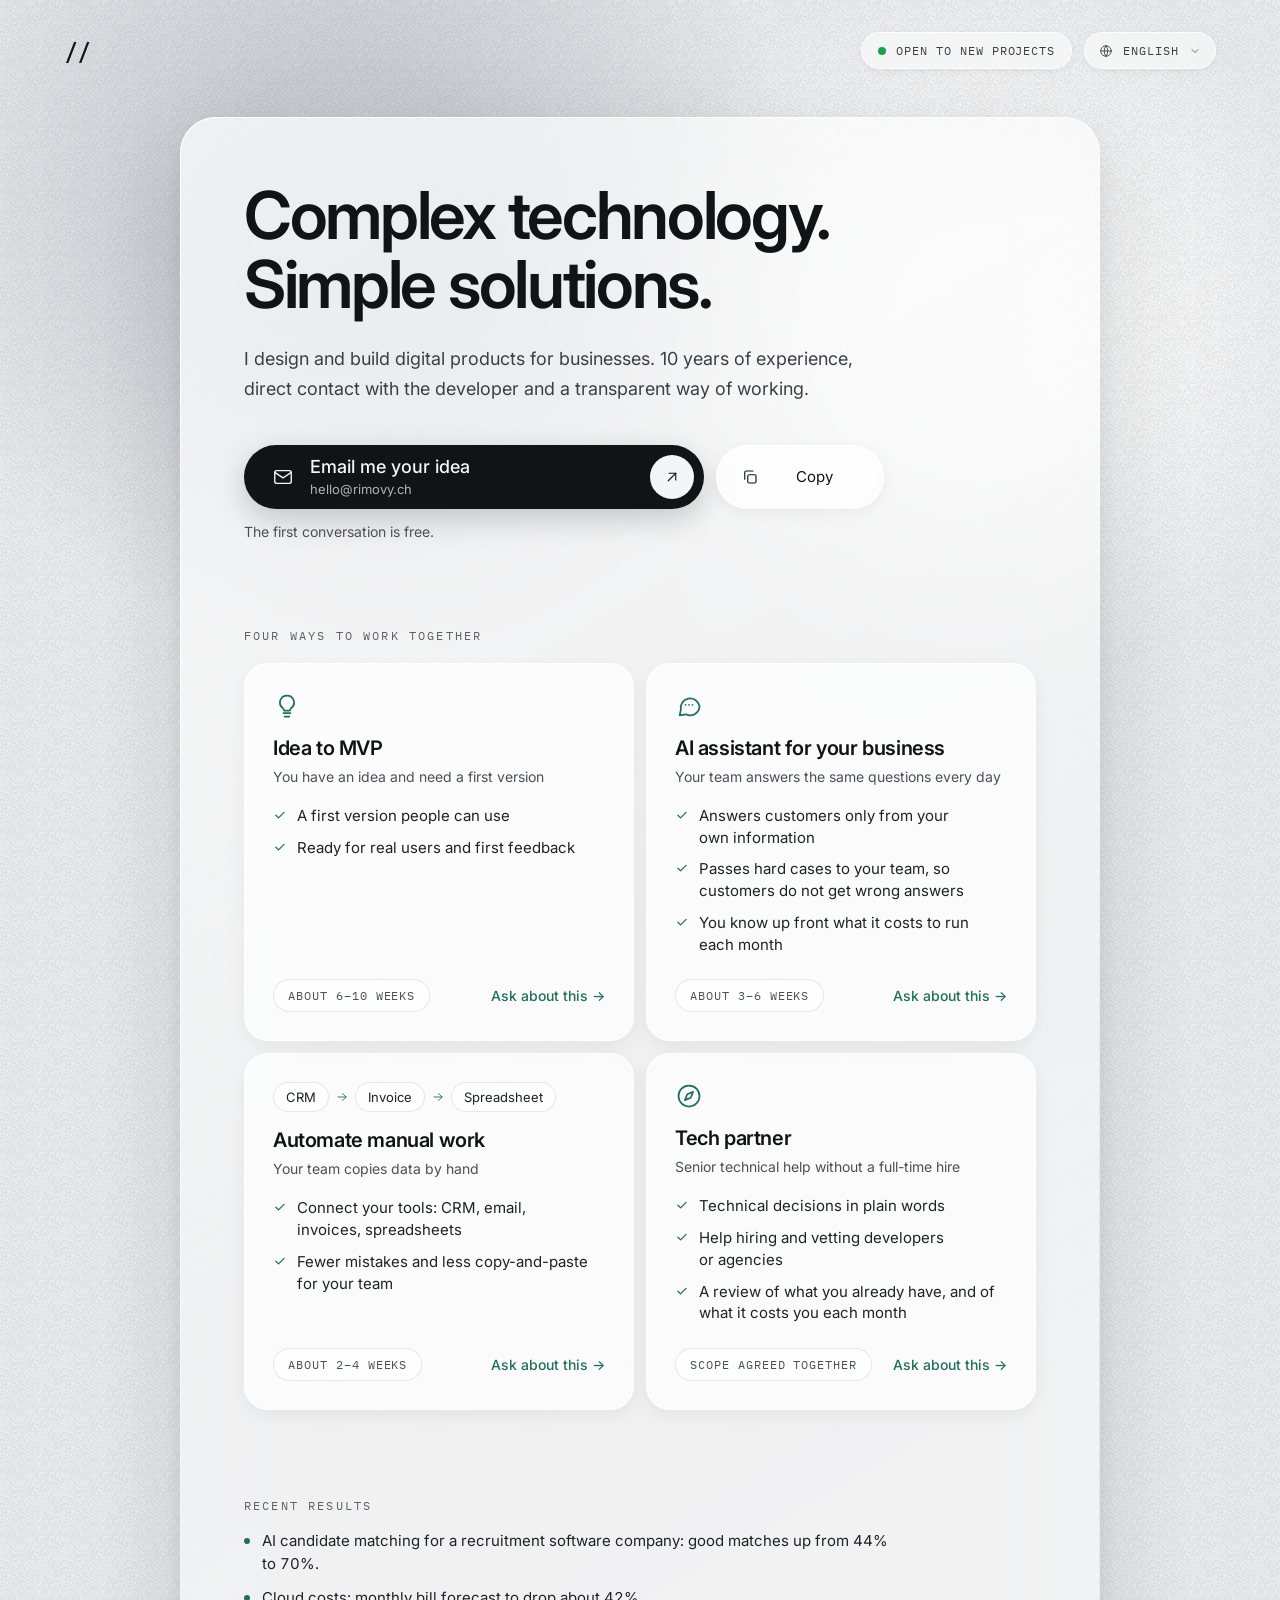
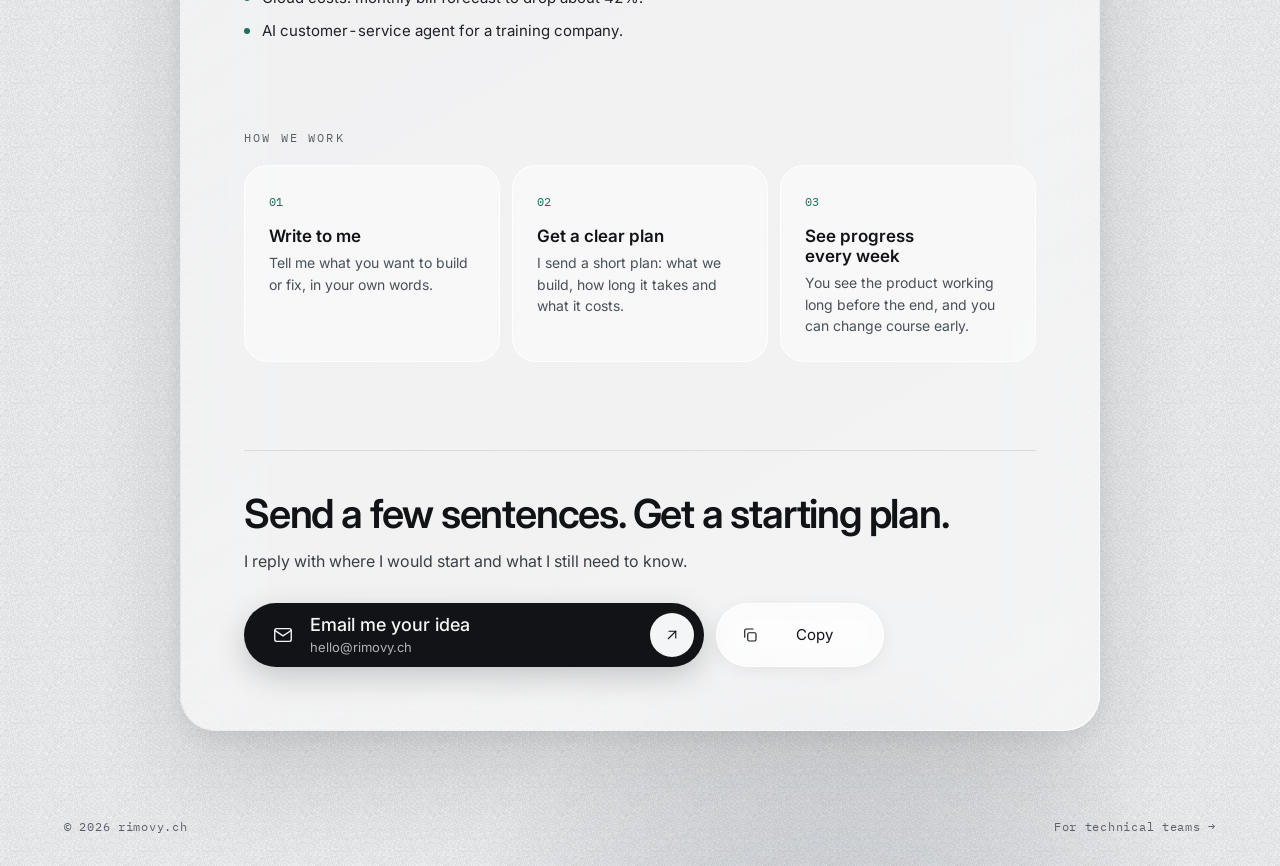
<file: index.html>
<!doctype html>
<html lang="en">
<head>
<meta charset="utf-8">
<meta name="viewport" content="width=device-width, initial-scale=1">
<script>document.documentElement.classList.add('i18n-wait');setTimeout(function(){document.documentElement.classList.remove('i18n-wait')},1500)</script>
<title>rimovy.ch | Software &amp; AI for founders and small businesses</title>
<meta name="description" content="I build software and AI tools for founders and small businesses. You get a plan with time and cost first, then working progress every week.">
<link rel="canonical" href="https://rimovy.ch/">
<meta name="color-scheme" content="light dark">
<meta name="theme-color" media="(prefers-color-scheme: light)" content="#EEEFF1">
<meta name="theme-color" media="(prefers-color-scheme: dark)" content="#08090A">
<link rel="icon" href="data:image/svg+xml,%3Csvg xmlns='http://www.w3.org/2000/svg' viewBox='0 0 32 32'%3E%3Crect width='32' height='32' rx='8' fill='%23111316'/%3E%3Ctext x='16' y='22' font-family='monospace' font-size='16' font-weight='600' fill='%23F4F5F7' text-anchor='middle'%3E//%3C/text%3E%3C/svg%3E">
<link rel="preconnect" href="https://fonts.googleapis.com">
<link rel="stylesheet" href="https://fonts.googleapis.com/css2?family=IBM+Plex+Mono:wght@300;400;500;600&amp;family=Inter:wght@400;500;600&amp;display=swap">
<link rel="stylesheet" href="/assets/site.css?v=4">
<style>
:root{--accent:#1F6F5C;--accent-soft:rgba(31,111,92,0.1);--r-panel:24px;--fs-note:12px;--fs-body:15px;--fs-h3:20px;--space-section:88px}
@media (prefers-color-scheme: dark){:root{--accent:#5FD3B0;--accent-soft:rgba(95,211,176,0.12)}}
.i18n-wait [data-i18n]{visibility:hidden}
.page{--font-body:'Inter',system-ui,-apple-system,'Segoe UI',sans-serif}
.status-dot{animation:none}
h1,h2,h3{text-wrap:balance}
p,li{text-wrap:pretty}
h1{margin-bottom:24px;font-size:clamp(38px,5.6vw,66px);font-weight:600;letter-spacing:-0.035em;line-height:1.05}
.lead{font-size:18px;max-width:620px}
.cta{flex:1 1 260px;padding:0 10px 0 28px;transition:transform .15s ease,box-shadow .15s ease}
.cta:hover{transform:translateY(-1px)}
.cta:active{transform:scale(0.98)}
.cta-label{display:flex;flex-direction:column;line-height:1.25}
.cta-addr{margin-top:2px;font-size:13px;font-weight:400;opacity:0.7}
.copy{transition:transform .15s ease}
.copy:hover{transform:translateY(-1px)}
.copy:active{transform:scale(0.97)}
.cta:focus-visible,.copy:focus-visible{outline:2px solid var(--fg);outline-offset:3px}
.copy .copy-ok{display:none;color:var(--accent)}
.copy.is-copied .copy-icon{display:none}
.copy.is-copied .copy-ok{display:inline}
.section{margin-top:var(--space-section)}
.section > .eyebrow{margin-bottom:20px}
.packages{display:grid;grid-template-columns:repeat(auto-fit,minmax(260px,1fr));gap:12px}
.package{display:flex;flex-direction:column;padding:28px;border-radius:var(--r-panel);border:1px solid var(--panel-border);background:var(--panel-bg);box-shadow:var(--panel-shadow)}
.package-icon{color:var(--accent)}
.package h3{margin:16px 0 6px;font-size:var(--fs-h3);font-weight:600;letter-spacing:-0.02em}
.package-for{margin:0 0 18px;font-size:14px;line-height:1.5;color:var(--text-sub)}
.package ul{display:grid;gap:10px;margin-bottom:24px;font-size:var(--fs-body);line-height:1.45;color:var(--text-strong)}
.package li{display:flex;gap:10px;align-items:flex-start}
.package li::before{content:"";flex:none;width:14px;height:14px;margin-top:3px;background:var(--accent);-webkit-mask:url("data:image/svg+xml,%3Csvg xmlns='http://www.w3.org/2000/svg' viewBox='0 0 24 24' fill='none' stroke='black' stroke-width='2.2' stroke-linecap='round' stroke-linejoin='round'%3E%3Cpath d='M5 12.5l4.5 4.5L19 7.5'/%3E%3C/svg%3E") center/contain no-repeat;mask:url("data:image/svg+xml,%3Csvg xmlns='http://www.w3.org/2000/svg' viewBox='0 0 24 24' fill='none' stroke='black' stroke-width='2.2' stroke-linecap='round' stroke-linejoin='round'%3E%3Cpath d='M5 12.5l4.5 4.5L19 7.5'/%3E%3C/svg%3E") center/contain no-repeat}
.package-time{margin-top:auto;align-self:flex-start;padding:8px 14px;border-radius:999px;border:1px solid var(--chip-border);background:var(--chip-bg);font-family:var(--font-mono);font-size:var(--fs-note);letter-spacing:0.08em;text-transform:uppercase;color:var(--text-sub);font-variant-numeric:tabular-nums}
.mock{display:grid;gap:6px}
.flow{display:flex;align-items:center;flex-wrap:wrap;gap:6px}
.flow span{padding:6px 12px;border-radius:999px;border:1px solid var(--chip-border);background:var(--chip-bg);font-size:13px;color:var(--text-strong)}
.flow svg{color:var(--accent)}
.steps{display:grid;grid-template-columns:repeat(3,minmax(0,1fr));gap:12px;counter-reset:step}
.steps li{counter-increment:step;padding:24px;border-radius:var(--r-panel);border:1px solid var(--tile-border);background:var(--tile-bg);box-shadow:var(--tile-shadow)}
.steps li::before{content:counter(step,decimal-leading-zero);font-family:var(--font-mono);font-size:var(--fs-note);color:var(--accent);font-variant-numeric:tabular-nums}
.step-title{margin-top:16px;font-size:17px;font-weight:600}
.step-text{margin-top:6px;font-size:14px;line-height:1.55;color:var(--text-sub)}
.final{margin-top:var(--space-section);padding-top:40px;border-top:1px solid var(--divider)}
.final h2{margin:0 0 12px;font-size:clamp(28px,4vw,40px);font-weight:600;letter-spacing:-0.03em;line-height:1.15}
.final p{margin:0 0 28px;font-size:16px;line-height:1.6;color:var(--text);max-width:560px}
.flow span,.package-time{border-color:var(--divider)}
.cta-note{margin:14px 0 0;font-size:14px;color:var(--text-sub)}
.package-foot{margin-top:auto;display:flex;align-items:center;justify-content:space-between;gap:12px;flex-wrap:wrap}
.package-foot .package-time{margin-top:0}
.package-ask{font-size:14px;font-weight:500;color:var(--accent);text-decoration:none}
.package-ask:hover{color:var(--accent);text-decoration:underline;text-underline-offset:3px}
.package-ask:focus-visible{outline:2px solid var(--fg);outline-offset:3px;border-radius:4px}
.results > .eyebrow{margin-bottom:16px}
.results-list{display:grid;gap:10px;max-width:680px}
.results-list li{display:flex;gap:12px;align-items:baseline;font-size:15px;line-height:1.55;color:var(--text-strong);font-variant-numeric:tabular-nums}
.results-list li::before{content:"";flex:none;width:6px;height:6px;border-radius:50%;background:var(--accent);transform:translateY(-2px)}
@media (max-width:720px){.steps{grid-template-columns:1fr}}
@media (prefers-reduced-motion: reduce){.cta,.copy{transition:none}.cta:hover,.copy:hover{transform:none}}
</style>
</head>
<body>
<div class="page">

  <div class="backdrop" aria-hidden="true">
    <div class="blob blob-1"></div>
    <div class="blob blob-2"></div>
    <div class="blob blob-3"></div>
  </div>

  <header>
    <a class="logo" href="#top" aria-label="Home" data-i18n-aria="home">//</a>
    <div class="header-right">
      <div class="status"><span class="status-dot"></span><span data-i18n="status">Open to new projects</span></div>
      <div class="lang">
        <button type="button" class="lang-toggle" id="lang-toggle" aria-haspopup="listbox" aria-expanded="false" aria-controls="lang-menu" aria-label="Language" data-i18n-aria="language">
          <svg aria-hidden="true" width="14" height="14" viewBox="0 0 24 24" fill="none" stroke="currentColor" stroke-width="1.5" stroke-linecap="round" stroke-linejoin="round"><circle cx="12" cy="12" r="9"></circle><path d="M3 12h18"></path><path d="M12 3a14 14 0 0 1 0 18"></path><path d="M12 3a14 14 0 0 0 0 18"></path></svg>
          <span id="lang-current">English</span>
          <svg class="lang-chevron" aria-hidden="true" width="12" height="12" viewBox="0 0 24 24" fill="none" stroke="currentColor" stroke-width="1.5" stroke-linecap="round" stroke-linejoin="round"><path d="M6 9l6 6 6-6"></path></svg>
        </button>
        <ul class="lang-menu" id="lang-menu" role="listbox" aria-label="Language" data-i18n-aria="language">
          <li role="option" id="lang-opt-en" data-lang="en" lang="en" aria-selected="false" tabindex="-1"><span>English</span><svg class="lang-check" aria-hidden="true" width="12" height="12" viewBox="0 0 24 24" fill="none" stroke="currentColor" stroke-width="1.5" stroke-linecap="round" stroke-linejoin="round"><path d="M5 12.5l4.5 4.5L19 7.5"></path></svg></li>
          <li role="option" id="lang-opt-fr" data-lang="fr" lang="fr" aria-selected="false" tabindex="-1"><span>Français</span><svg class="lang-check" aria-hidden="true" width="12" height="12" viewBox="0 0 24 24" fill="none" stroke="currentColor" stroke-width="1.5" stroke-linecap="round" stroke-linejoin="round"><path d="M5 12.5l4.5 4.5L19 7.5"></path></svg></li>
          <li role="option" id="lang-opt-uk" data-lang="uk" lang="uk" aria-selected="false" tabindex="-1"><span>Українська</span><svg class="lang-check" aria-hidden="true" width="12" height="12" viewBox="0 0 24 24" fill="none" stroke="currentColor" stroke-width="1.5" stroke-linecap="round" stroke-linejoin="round"><path d="M5 12.5l4.5 4.5L19 7.5"></path></svg></li>
          <li role="option" id="lang-opt-ru" data-lang="ru" lang="ru" aria-selected="false" tabindex="-1"><span>Русский</span><svg class="lang-check" aria-hidden="true" width="12" height="12" viewBox="0 0 24 24" fill="none" stroke="currentColor" stroke-width="1.5" stroke-linecap="round" stroke-linejoin="round"><path d="M5 12.5l4.5 4.5L19 7.5"></path></svg></li>
        </ul>
      </div>
    </div>
  </header>

  <main id="top">
    <div class="card">
      <div class="card-edge" aria-hidden="true"></div>
      <div class="card-sheen" aria-hidden="true"></div>

      <div class="card-body">
        <h1 data-i18n="h1">Complex technology. Simple solutions.</h1>
        <p class="lead" data-i18n="lead">I design and build digital products for businesses. 10 years of experience, direct contact with the developer and a transparent way of working.</p>

        <div class="actions">
          <a class="cta" href="mailto:hello@rimovy.ch?subject=Project%20idea" data-i18n-href="cta_subject" data-i18n-body="cta_body">
            <svg aria-hidden="true" width="22" height="22" viewBox="0 0 24 24" fill="none" stroke="currentColor" stroke-width="1.5" stroke-linecap="round" stroke-linejoin="round"><rect x="3" y="5" width="18" height="14" rx="2"></rect><path d="M3 7l9 6 9-6"></path></svg>
            <span class="cta-label"><span data-i18n="cta">Email me your idea</span><small class="cta-addr">hello@rimovy.ch</small></span>
            <span class="cta-arrow">
              <svg aria-hidden="true" width="18" height="18" viewBox="0 0 24 24" fill="none" stroke="currentColor" stroke-width="1.5" stroke-linecap="round" stroke-linejoin="round"><path d="M7 17L17 7"></path><path d="M8 7h9v9"></path></svg>
            </span>
          </a>
          <button class="copy" type="button" aria-live="polite">
            <svg class="copy-icon" aria-hidden="true" width="18" height="18" viewBox="0 0 24 24" fill="none" stroke="currentColor" stroke-width="1.5" stroke-linecap="round" stroke-linejoin="round"><rect x="9" y="9" width="11" height="11" rx="2"></rect><path d="M5 15V6a2 2 0 0 1 2-2h9"></path></svg>
            <svg class="copy-ok" aria-hidden="true" width="18" height="18" viewBox="0 0 24 24" fill="none" stroke="currentColor" stroke-width="1.5" stroke-linecap="round" stroke-linejoin="round"><path d="M5 12.5l4.5 4.5L19 7.5"></path></svg>
            <span class="copy-label">Copy</span>
          </button>
        </div>
        <p class="cta-note" data-i18n="cta_note">The first conversation is free.</p>

        <section class="section" aria-labelledby="pk-h">
          <h2 class="eyebrow" id="pk-h" data-i18n="pk_label">Four ways to work together</h2>
          <div class="packages">
            <article class="package">
              <svg class="package-icon" aria-hidden="true" width="28" height="28" viewBox="0 0 24 24" fill="none" stroke="currentColor" stroke-width="1.5" stroke-linecap="round" stroke-linejoin="round"><path d="M9 18h6"></path><path d="M10 21h4"></path><path d="M12 3a6 6 0 0 0-3.6 10.8c.6.5 1 1.2 1.1 2.2h5c.1-1 .5-1.7 1.1-2.2A6 6 0 0 0 12 3z"></path></svg>
              <h3 data-i18n="pk1_t">Idea to MVP</h3>
              <p class="package-for" data-i18n="pk1_for">You have an idea and need a first version</p>
              <ul>
                <li data-i18n="pk1_b1">A first version people can use</li>
                <li data-i18n="pk1_b2">Ready for real users and first feedback</li>
              </ul>
              <div class="package-foot">
                <span class="package-time" data-i18n="pk1_time">About 6–10 weeks</span>
                <a class="package-ask" href="mailto:hello@rimovy.ch" data-i18n-href="pk1_t" data-i18n-body="cta_body" data-i18n="pk_ask">Ask about this →</a>
              </div>
            </article>
            <article class="package">
              <svg class="package-icon" aria-hidden="true" width="28" height="28" viewBox="0 0 24 24" fill="none" stroke="currentColor" stroke-width="1.5" stroke-linecap="round" stroke-linejoin="round"><path d="M21 12a8 8 0 0 1-11.6 7.1L4 20l1-4.6A8 8 0 1 1 21 12z"></path><path d="M9 11h.01"></path><path d="M12 11h.01"></path><path d="M15 11h.01"></path></svg>
              <h3 data-i18n="pk2_t">AI assistant for your business</h3>
              <p class="package-for" data-i18n="pk2_for">Your team answers the same questions every day</p>
              <ul>
                <li data-i18n="pk2_b1">Answers customers only from your own information</li>
                <li data-i18n="pk2_b2">Passes hard cases to your team, so customers do not get wrong answers</li>
                <li data-i18n="pk2_b3">You know up front what it costs to run each month</li>
              </ul>
              <div class="package-foot">
                <span class="package-time" data-i18n="pk2_time">About 3–6 weeks</span>
                <a class="package-ask" href="mailto:hello@rimovy.ch" data-i18n-href="pk2_t" data-i18n-body="cta_body" data-i18n="pk_ask">Ask about this →</a>
              </div>
            </article>
            <article class="package">
              <div class="mock flow" aria-hidden="true">
                <span data-i18n="mock3_a">CRM</span>
                <svg width="14" height="14" viewBox="0 0 24 24" fill="none" stroke="currentColor" stroke-width="1.5" stroke-linecap="round" stroke-linejoin="round"><path d="M5 12h14"></path><path d="M13 6l6 6-6 6"></path></svg>
                <span data-i18n="mock3_b">Invoice</span>
                <svg width="14" height="14" viewBox="0 0 24 24" fill="none" stroke="currentColor" stroke-width="1.5" stroke-linecap="round" stroke-linejoin="round"><path d="M5 12h14"></path><path d="M13 6l6 6-6 6"></path></svg>
                <span data-i18n="mock3_c">Spreadsheet</span>
              </div>
              <h3 data-i18n="pk3_t">Automate manual work</h3>
              <p class="package-for" data-i18n="pk3_for">Your team copies data by hand</p>
              <ul>
                <li data-i18n="pk3_b1">Connect your tools: CRM, email, invoices, spreadsheets</li>
                <li data-i18n="pk3_b2">Fewer mistakes and less copy-and-paste for your team</li>
              </ul>
              <div class="package-foot">
                <span class="package-time" data-i18n="pk3_time">About 2–4 weeks</span>
                <a class="package-ask" href="mailto:hello@rimovy.ch" data-i18n-href="pk3_t" data-i18n-body="cta_body" data-i18n="pk_ask">Ask about this →</a>
              </div>
            </article>
            <article class="package">
              <svg class="package-icon" aria-hidden="true" width="28" height="28" viewBox="0 0 24 24" fill="none" stroke="currentColor" stroke-width="1.5" stroke-linecap="round" stroke-linejoin="round"><circle cx="12" cy="12" r="9"></circle><path d="M15.5 8.5l-2 5-5 2 2-5z"></path></svg>
              <h3 data-i18n="pk4_t">Tech partner</h3>
              <p class="package-for" data-i18n="pk4_for">Senior technical help without a full-time hire</p>
              <ul>
                <li data-i18n="pk4_b1">Technical decisions in plain words</li>
                <li data-i18n="pk4_b2">Help hiring and vetting developers or agencies</li>
                <li data-i18n="pk4_b3">A review of what you already have, and of what it costs you each month</li>
              </ul>
              <div class="package-foot">
                <span class="package-time" data-i18n="pk4_time">Scope agreed together</span>
                <a class="package-ask" href="mailto:hello@rimovy.ch" data-i18n-href="pk4_t" data-i18n-body="cta_body" data-i18n="pk_ask">Ask about this →</a>
              </div>
            </article>
          </div>
        </section>

        <section class="section results" aria-labelledby="res-h">
          <h2 class="eyebrow" id="res-h" data-i18n="res_label">Recent results</h2>
          <ul class="results-list">
            <li data-i18n="r1_text">AI candidate matching for a recruitment software company: good matches up from 44% to 70%.</li>
            <li data-i18n="r2_text">Cloud costs: monthly bill forecast to drop about 42%.</li>
            <li data-i18n="r3_text">AI customer-service agent for a training company.</li>
          </ul>
        </section>

        <section class="section" aria-labelledby="st-h">
          <h2 class="eyebrow" id="st-h" data-i18n="steps_label">How we work</h2>
          <ol class="steps">
            <li><div class="step-title" data-i18n="st1_t">Write to me</div><div class="step-text" data-i18n="st1_d">Tell me what you want to build or fix, in your own words.</div></li>
            <li><div class="step-title" data-i18n="st2_t">Get a clear plan</div><div class="step-text" data-i18n="st2_d">I send a short plan: what we build, how long it takes and what it costs.</div></li>
            <li><div class="step-title" data-i18n="st3_t">See progress every week</div><div class="step-text" data-i18n="st3_d">You see the product working long before the end, and you can change course early.</div></li>
          </ol>
        </section>

        <section class="final" aria-labelledby="final-h">
          <h2 id="final-h" data-i18n="final_h">Send a few sentences. Get a starting plan.</h2>
          <p data-i18n="final_d">I reply with where I would start and what I still need to know.</p>
          <div class="actions">
            <a class="cta" href="mailto:hello@rimovy.ch?subject=Project%20idea" data-i18n-href="cta_subject" data-i18n-body="cta_body">
              <svg aria-hidden="true" width="22" height="22" viewBox="0 0 24 24" fill="none" stroke="currentColor" stroke-width="1.5" stroke-linecap="round" stroke-linejoin="round"><rect x="3" y="5" width="18" height="14" rx="2"></rect><path d="M3 7l9 6 9-6"></path></svg>
              <span class="cta-label"><span data-i18n="cta">Email me your idea</span><small class="cta-addr">hello@rimovy.ch</small></span>
              <span class="cta-arrow">
                <svg aria-hidden="true" width="18" height="18" viewBox="0 0 24 24" fill="none" stroke="currentColor" stroke-width="1.5" stroke-linecap="round" stroke-linejoin="round"><path d="M7 17L17 7"></path><path d="M8 7h9v9"></path></svg>
              </span>
            </a>
            <button class="copy" type="button" aria-live="polite">
              <svg class="copy-icon" aria-hidden="true" width="18" height="18" viewBox="0 0 24 24" fill="none" stroke="currentColor" stroke-width="1.5" stroke-linecap="round" stroke-linejoin="round"><rect x="9" y="9" width="11" height="11" rx="2"></rect><path d="M5 15V6a2 2 0 0 1 2-2h9"></path></svg>
              <svg class="copy-ok" aria-hidden="true" width="18" height="18" viewBox="0 0 24 24" fill="none" stroke="currentColor" stroke-width="1.5" stroke-linecap="round" stroke-linejoin="round"><path d="M5 12.5l4.5 4.5L19 7.5"></path></svg>
              <span class="copy-label">Copy</span>
            </button>
          </div>
        </section>
      </div>
    </div>
  </main>

  <footer>
    <span>© 2026 rimovy.ch</span>
    <a href="/tech/" data-keep-lang="/tech/" data-i18n="nav_other">For technical teams →</a>
  </footer>
</div>
<script>
window.I18N = {
  en: {
    title: 'rimovy.ch | Software & AI for founders and small businesses',
    desc: 'I build software and AI tools for founders and small businesses. You get a plan with time and cost first, then working progress every week.',
    home: 'Home', language: 'Language', nav_other: 'For technical teams →',
    status: 'Open to new projects',
    h1: 'Complex technology. Simple solutions.',
    lead: 'I design and build digital products for businesses. 10 years of experience, direct contact with the developer and a transparent way of working.',
    cta: 'Email me your idea', cta_subject: 'Project idea',
    copy: 'Copy', copied: 'Copied', copy_fail: 'Not copied',
    pk_label: 'Four ways to work together',
    pk1_t: 'Idea to MVP', pk1_for: 'You have an idea and need a first version',
    pk1_b1: 'A first version people can use', pk1_b2: 'Ready for real users and first feedback', pk1_time: 'About 6–10 weeks',
    pk2_t: 'AI assistant for your business', pk2_for: 'Your team answers the same questions every day',
    pk2_b1: 'Answers customers only from your own information', pk2_b2: 'Passes hard cases to your team, so customers do not get wrong answers', pk2_b3: 'You know up front what it costs to run each month', pk2_time: 'About 3–6 weeks',
    pk3_t: 'Automate manual work', pk3_for: 'Your team copies data by hand',
    mock3_a: 'CRM', mock3_b: 'Invoice', mock3_c: 'Spreadsheet',
    pk3_b1: 'Connect your tools: CRM, email, invoices, spreadsheets', pk3_b2: 'Fewer mistakes and less copy-and-paste for your team', pk3_time: 'About 2–4 weeks',
    pk4_t: 'Tech partner', pk4_for: 'Senior technical help without a full-time hire',
    pk4_b1: 'Technical decisions in plain words', pk4_b2: 'Help hiring and vetting developers or agencies', pk4_b3: 'A review of what you already have, and of what it costs you each month', pk4_time: 'Scope agreed together',
    steps_label: 'How we work',
    st1_t: 'Write to me', st1_d: 'Tell me what you want to build or fix, in your own words.',
    st2_t: 'Get a clear plan', st2_d: 'I send a short plan: what we build, how long it takes and what it costs.',
    st3_t: 'See progress every week', st3_d: 'You see the product working long before the end, and you can change course early.',
    final_h: 'Send a few sentences. Get a starting plan.',
    final_d: 'I reply with where I would start and what I still need to know.',
    cta_note: 'The first conversation is free.',
    cta_body: 'What I want to build or fix:\n\nWho will use it:\n\nWhen I need it:\n',
    pk_ask: 'Ask about this →',
    res_label: 'Recent results',
    r1_text: 'AI candidate matching for a recruitment software company: good matches up from 44% to 70%.',
    r2_text: 'Cloud costs: monthly bill forecast to drop about 42%.',
    r3_text: 'AI customer-service agent for a training company.'
  },
  fr: {
    title: 'rimovy.ch | Logiciels et IA pour fondateurs et petites entreprises',
    desc: 'Je développe des logiciels et des outils d’IA pour les fondateurs et les petites entreprises. D’abord un plan avec délai et prix, puis des avancées visibles chaque semaine.',
    home: 'Accueil', language: 'Langue', nav_other: 'Pour les équipes techniques →',
    status: 'Disponible pour de nouveaux projets',
    h1: 'Des technologies complexes. Des solutions simples.',
    lead: 'Je conçois et développe des produits numériques pour les entreprises. 10 ans d’expérience, un échange direct avec le développeur et une méthode de travail transparente.',
    cta: 'Envoyez-moi votre idée', cta_subject: 'Idée de projet',
    copy: 'Copier', copied: 'Copié', copy_fail: 'Échec de la copie',
    pk_label: 'Quatre façons de travailler ensemble',
    pk1_t: 'De l’idée au MVP', pk1_for: 'Vous avez une idée et il vous faut une première version',
    pk1_b1: 'Une première version vraiment utilisable', pk1_b2: 'Prête pour de vrais utilisateurs et leurs premiers retours', pk1_time: 'Environ 6 à 10 semaines',
    pk2_t: 'Un assistant IA pour votre entreprise', pk2_for: 'Votre équipe répond tous les jours aux mêmes questions',
    pk2_b1: 'Répond à vos clients uniquement à partir de vos propres informations', pk2_b2: 'Transmet les cas difficiles à votre équipe, pour éviter les mauvaises réponses aux clients', pk2_b3: 'Vous connaissez à l’avance son coût mensuel', pk2_time: 'Environ 3 à 6 semaines',
    pk3_t: 'Automatiser le travail manuel', pk3_for: 'Votre équipe recopie des données à la main',
    mock3_a: 'CRM', mock3_b: 'Facture', mock3_c: 'Tableur',
    pk3_b1: 'Vos outils connectés : CRM, e-mail, factures, tableurs', pk3_b2: 'Moins d’erreurs et moins de copier-coller pour votre équipe', pk3_time: 'Environ 2 à 4 semaines',
    pk4_t: 'Partenaire technique', pk4_for: 'Un appui technique senior, sans recrutement à temps plein',
    pk4_b1: 'Des décisions techniques expliquées simplement', pk4_b2: 'De l’aide pour recruter et évaluer des développeurs ou des agences', pk4_b3: 'Un audit de l’existant et de ce qu’il vous coûte chaque mois', pk4_time: 'Périmètre défini ensemble',
    steps_label: 'Comment nous travaillons',
    st1_t: 'Écrivez-moi', st1_d: 'Dites-moi ce que vous voulez créer ou corriger, avec vos propres mots.',
    st2_t: 'Recevez un plan clair', st2_d: 'Je vous envoie un plan court : ce que nous allons faire, le délai et le prix.',
    st3_t: 'Suivez l’avancement chaque semaine', st3_d: 'Vous voyez le produit fonctionner bien avant la fin, et vous pouvez corriger le tir à temps.',
    final_h: 'Quelques phrases suffisent pour un premier plan.',
    final_d: 'Je vous dis par où je commencerais et ce qu’il me reste à savoir.',
    cta_note: 'Le premier échange est gratuit.',
    cta_body: 'Ce que je veux créer ou corriger :\n\nQui va l’utiliser :\n\nPour quand :\n',
    pk_ask: 'En parler →',
    res_label: 'Résultats récents',
    r1_text: 'Matching IA de candidats pour un éditeur de logiciels de recrutement : profils pertinents passés de 44 % à 70 %.',
    r2_text: 'Coûts cloud : facture mensuelle en baisse d’environ 42 % selon les prévisions.',
    r3_text: 'Agent IA de service client pour un organisme de formation.'
  },
  uk: {
    title: 'rimovy.ch | Програмні продукти та AI для засновників і малого бізнесу',
    desc: 'Створюю програмне забезпечення та AI-інструменти для засновників і малого бізнесу. Спершу план із термінами й ціною, потім видимий прогрес щотижня.',
    home: 'Головна', language: 'Мова', nav_other: 'Для технічних команд →',
    status: 'Приймаю нові проєкти',
    h1: 'Складні технології. Прості рішення.',
    lead: 'Проєктую та розробляю цифрові продукти для бізнесу. 10 років досвіду, пряме спілкування з розробником і прозорий процес роботи.',
    cta: 'Надішліть мені свою ідею', cta_subject: 'Ідея проєкту',
    copy: 'Копіювати', copied: 'Скопійовано', copy_fail: 'Не скопійовано',
    pk_label: 'Чотири формати співпраці',
    pk1_t: 'Від ідеї до MVP', pk1_for: 'У вас є ідея, і потрібна перша версія',
    pk1_b1: 'Перша версія, якою вже можна користуватися', pk1_b2: 'Готова до реальних користувачів і перших відгуків', pk1_time: 'Приблизно 6–10 тижнів',
    pk2_t: 'AI-асистент для вашого бізнесу', pk2_for: 'Ваша команда щодня відповідає на ті самі запитання',
    pk2_b1: 'Відповідає клієнтам лише на основі ваших даних', pk2_b2: 'Передає складні випадки вашій команді, щоб клієнти не отримували хибних відповідей', pk2_b3: 'Ви заздалегідь знаєте, скільки коштуватиме його робота щомісяця', pk2_time: 'Приблизно 3–6 тижнів',
    pk3_t: 'Автоматизація ручної роботи', pk3_for: 'Ваша команда переносить дані вручну',
    mock3_a: 'CRM', mock3_b: 'Рахунок', mock3_c: 'Таблиця',
    pk3_b1: 'З’єднаю ваші інструменти: CRM, пошту, рахунки, таблиці', pk3_b2: 'Менше помилок і менше ручного копіювання для команди', pk3_time: 'Приблизно 2–4 тижні',
    pk4_t: 'Технічний партнер', pk4_for: 'Допомога досвідченого інженера без найму в штат',
    pk4_b1: 'Технічні рішення простими словами', pk4_b2: 'Допомога з наймом і перевіркою розробників чи агенцій', pk4_b3: 'Аудит того, що вже є, і скільки це коштує вам щомісяця', pk4_time: 'Обсяг узгоджуємо разом',
    steps_label: 'Як ми працюємо',
    st1_t: 'Напишіть мені', st1_d: 'Розкажіть своїми словами, що хочете створити чи виправити.',
    st2_t: 'Отримайте чіткий план', st2_d: 'Я надішлю короткий план: що робимо, скільки часу це триватиме і скільки коштуватиме.',
    st3_t: 'Стежте за прогресом щотижня', st3_d: 'Ви бачите продукт у роботі задовго до завершення і можете вчасно змінити курс.',
    final_h: 'Напишіть кілька речень і отримайте перший план.',
    final_d: 'Я відповім, з чого варто почати і що ще треба уточнити.',
    cta_note: 'Перша розмова безкоштовна.',
    cta_body: 'Що потрібно створити чи виправити:\n\nХто буде цим користуватися:\n\nКоли потрібно:\n',
    pk_ask: 'Обговорити →',
    res_label: 'Останні результати',
    r1_text: 'AI-підбір кандидатів для компанії, що робить софт для рекрутингу: частка відповідних кандидатів зросла з 44% до 70%.',
    r2_text: 'Витрати на хмару: за прогнозом, щомісячний рахунок зменшиться приблизно на 42%.',
    r3_text: 'AI-агент служби підтримки для навчальної компанії.'
  },
  ru: {
    title: 'rimovy.ch | Программные продукты и AI для основателей и малого бизнеса',
    desc: 'Создаю программное обеспечение и AI-инструменты для основателей и малого бизнеса. Сначала план со сроками и ценой, потом видимый прогресс каждую неделю.',
    home: 'Главная', language: 'Язык', nav_other: 'Для технических команд →',
    status: 'Принимаю новые проекты',
    h1: 'Сложные технологии. Простые решения.',
    lead: 'Проектирую и разрабатываю цифровые продукты для бизнеса. 10 лет опыта, прямое общение с разработчиком и прозрачный процесс работы.',
    cta: 'Отправьте мне свою идею', cta_subject: 'Идея проекта',
    copy: 'Копировать', copied: 'Скопировано', copy_fail: 'Не скопировано',
    pk_label: 'Четыре формата сотрудничества',
    pk1_t: 'От идеи до MVP', pk1_for: 'У вас есть идея, и нужна первая версия',
    pk1_b1: 'Первая версия, которой уже можно пользоваться', pk1_b2: 'Готова к работе с реальными пользователями', pk1_time: 'Примерно 6–10 недель',
    pk2_t: 'AI-ассистент для вашего бизнеса', pk2_for: 'Ваша команда каждый день отвечает на одни и те же вопросы',
    pk2_b1: 'Отвечает клиентам только на основе ваших данных', pk2_b2: 'Передаёт сложные случаи вашей команде, чтобы клиенты не получали неверных ответов', pk2_b3: 'Вы заранее знаете, сколько стоит его работа в месяц', pk2_time: 'Примерно 3–6 недель',
    pk3_t: 'Автоматизация ручной работы', pk3_for: 'Ваша команда переносит данные вручную',
    mock3_a: 'CRM', mock3_b: 'Счёт', mock3_c: 'Таблица',
    pk3_b1: 'Подключу ваши инструменты: CRM, почту, счета, таблицы', pk3_b2: 'Меньше ошибок и меньше ручного копирования для команды', pk3_time: 'Примерно 2–4 недели',
    pk4_t: 'Технический партнёр', pk4_for: 'Помощь опытного инженера без найма в штат',
    pk4_b1: 'Технические решения простыми словами', pk4_b2: 'Помощь с наймом и проверкой разработчиков или агентств', pk4_b3: 'Аудит того, что уже есть, и сколько это стоит вам в месяц', pk4_time: 'Объём согласуем вместе',
    steps_label: 'Как мы работаем',
    st1_t: 'Напишите мне', st1_d: 'Расскажите своими словами, что хотите создать или исправить.',
    st2_t: 'Получите понятный план', st2_d: 'Я пришлю короткий план: что делаем, сколько времени это займёт и сколько это будет стоить.',
    st3_t: 'Следите за прогрессом каждую неделю', st3_d: 'Вы видите продукт в работе задолго до конца проекта и можете вовремя сменить курс.',
    final_h: 'Напишите пару предложений и получите первый план.',
    final_d: 'Я отвечу, с чего стоит начать и что ещё нужно уточнить.',
    cta_note: 'Первый разговор бесплатный.',
    cta_body: 'Что нужно создать или исправить:\n\nКто будет этим пользоваться:\n\nКогда нужно:\n',
    pk_ask: 'Обсудить →',
    res_label: 'Недавние результаты',
    r1_text: 'AI-подбор кандидатов для компании, которая делает софт для рекрутинга: доля подходящих кандидатов выросла с 44% до 70%.',
    r2_text: 'Расходы на облако: по прогнозу, ежемесячный счёт снизится примерно на 42%.',
    r3_text: 'AI-агент службы поддержки для учебной компании.'
  }
};
</script>
<script src="/assets/i18n.js?v=3"></script>
</body>
</html>
</file>
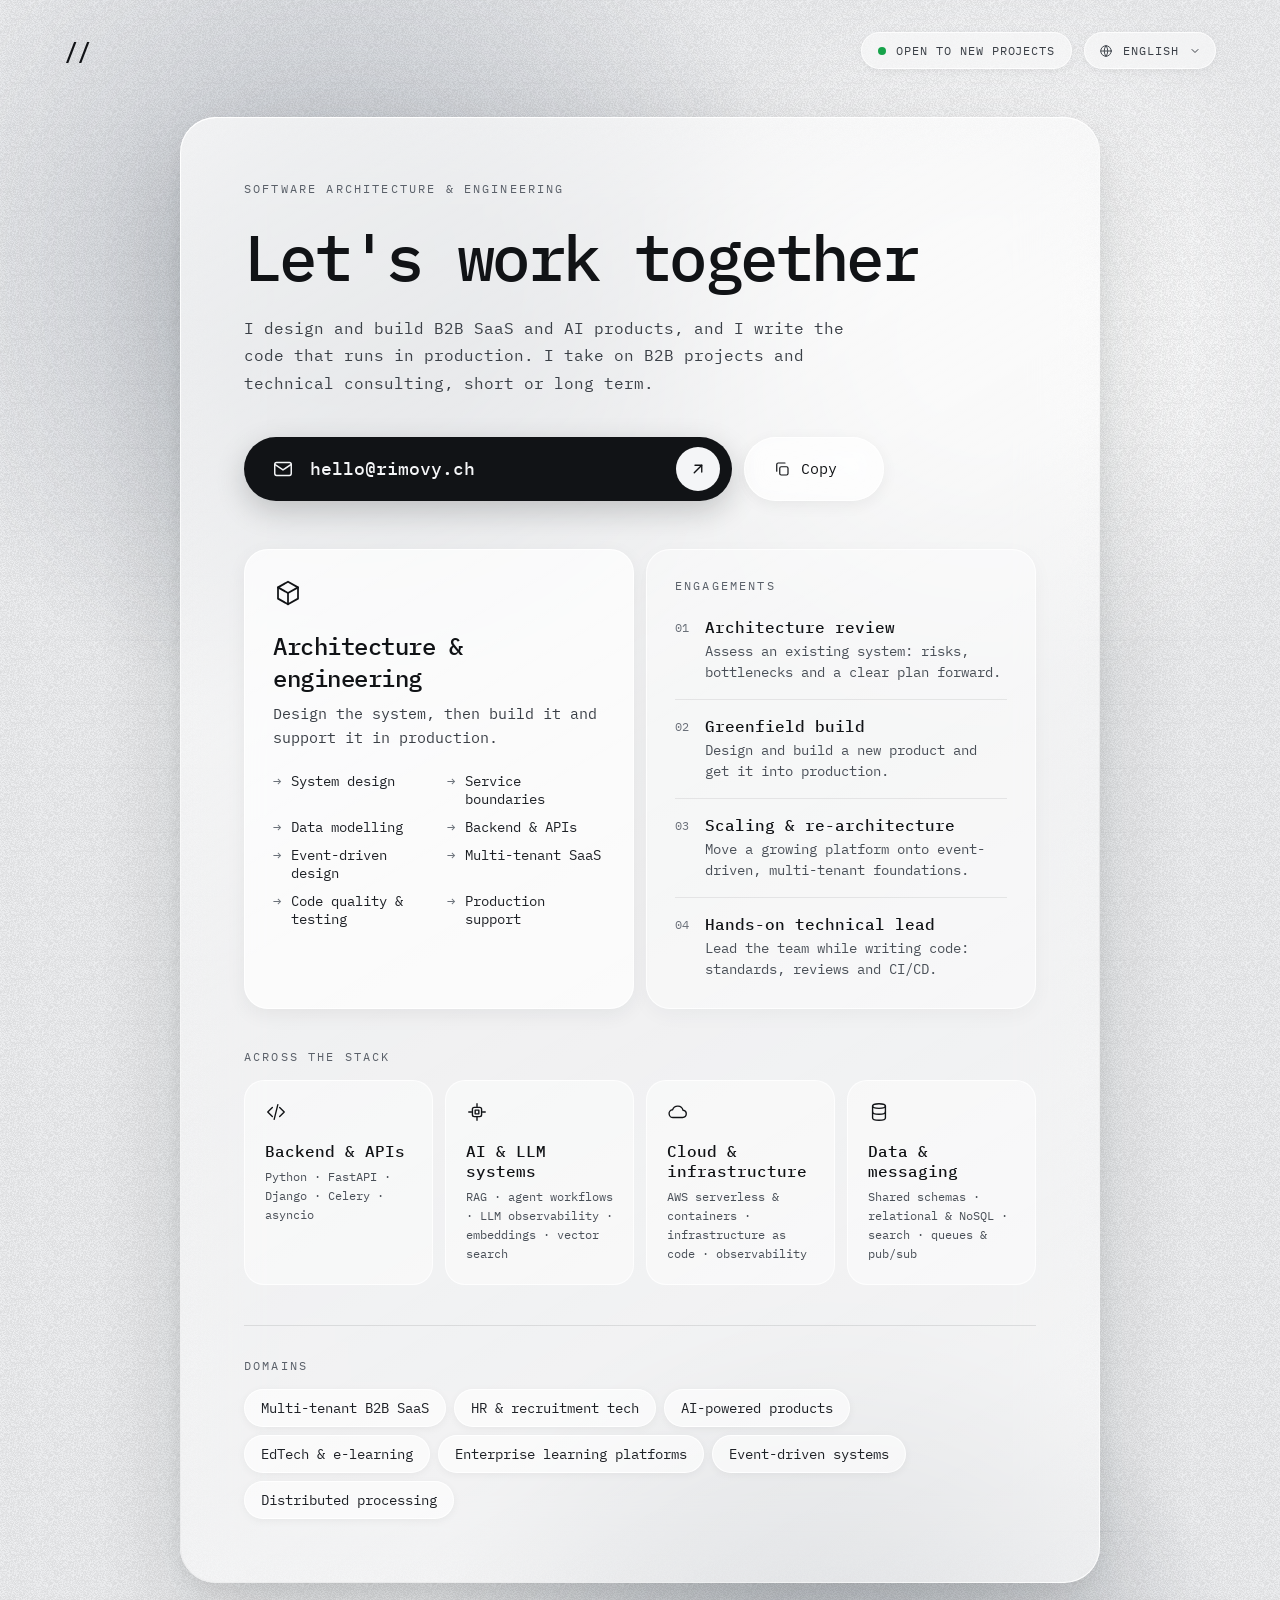
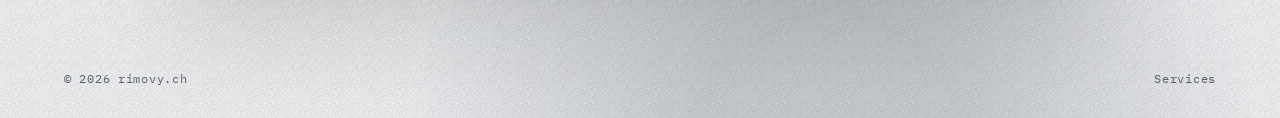
<file: tech/index.html>
<!doctype html>
<html lang="en">
<head>
<meta charset="utf-8">
<meta name="viewport" content="width=device-width, initial-scale=1">
<title>rimovy.ch | Software architecture &amp; engineering</title>
<meta name="description" content="I design and build B2B SaaS and AI products, and I write the code that runs in production.">
<meta name="color-scheme" content="light dark">
<meta name="theme-color" media="(prefers-color-scheme: light)" content="#EEEFF1">
<meta name="theme-color" media="(prefers-color-scheme: dark)" content="#08090A">
<link rel="icon" href="data:image/svg+xml,%3Csvg xmlns='http://www.w3.org/2000/svg' viewBox='0 0 32 32'%3E%3Crect width='32' height='32' rx='8' fill='%23111316'/%3E%3Ctext x='16' y='22' font-family='monospace' font-size='16' font-weight='600' fill='%23F4F5F7' text-anchor='middle'%3E//%3C/text%3E%3C/svg%3E">
<link rel="preconnect" href="https://fonts.googleapis.com">
<link rel="stylesheet" href="https://fonts.googleapis.com/css2?family=IBM+Plex+Mono:wght@300;400;500;600&amp;display=swap">
<link rel="canonical" href="https://rimovy.ch/tech/">
<link rel="stylesheet" href="/assets/site.css?v=4">
<style>
.skills{display:grid;grid-template-columns:repeat(2,minmax(0,1fr));gap:10px 16px;font-size:14px;color:var(--text-strong)}
.skills li{display:flex;gap:10px;align-items:baseline}
.skills li::before{content:"→";color:var(--muted)}
.engagements{counter-reset:step}
.engagements li{counter-increment:step;display:flex;gap:16px;padding:16px 0;border-bottom:1px solid var(--hairline)}
.engagements li:last-child{padding-bottom:0;border-bottom:0}
.engagements li::before{content:counter(step,decimal-leading-zero);font-size:12px;color:var(--muted);padding-top:3px}
.section-label{margin-top:40px}
.tiles{display:grid;grid-template-columns:repeat(auto-fit,minmax(170px,1fr));gap:12px}
.tiles li{padding:20px;border-radius:20px;border:1px solid var(--tile-border);background:var(--tile-bg);box-shadow:var(--tile-shadow)}
.tiles .item-title{margin-top:14px}
.tiles .item-text{margin-top:6px;font-size:12px;line-height:1.6}
.domains{margin-top:40px;padding-top:32px;border-top:1px solid var(--divider)}
.chips{display:flex;flex-wrap:wrap;gap:8px}
.chips li{padding:9px 16px;border-radius:999px;border:1px solid var(--chip-border);background:var(--chip-bg);box-shadow:var(--chip-shadow);font-size:14px;color:var(--text-strong)}
</style>
</head>
<body>
<div class="page">

  <div class="backdrop" aria-hidden="true">
    <div class="blob blob-1"></div>
    <div class="blob blob-2"></div>
    <div class="blob blob-3"></div>
    <div class="grid"></div>
  </div>

  <header>
    <a class="logo" href="/" data-keep-lang="/" aria-label="Home" data-i18n-aria="home">//</a>
    <div class="header-right">
      <div class="status"><span class="status-dot"></span><span data-i18n="status">Open to new projects</span></div>
      <div class="lang">
        <button type="button" class="lang-toggle" id="lang-toggle" aria-haspopup="listbox" aria-expanded="false" aria-controls="lang-menu" aria-label="Language" data-i18n-aria="language">
          <svg aria-hidden="true" width="14" height="14" viewBox="0 0 24 24" fill="none" stroke="currentColor" stroke-width="1.6" stroke-linecap="round" stroke-linejoin="round"><circle cx="12" cy="12" r="9"></circle><path d="M3 12h18"></path><path d="M12 3a14 14 0 0 1 0 18"></path><path d="M12 3a14 14 0 0 0 0 18"></path></svg>
          <span id="lang-current">English</span>
          <svg class="lang-chevron" aria-hidden="true" width="12" height="12" viewBox="0 0 24 24" fill="none" stroke="currentColor" stroke-width="2" stroke-linecap="round" stroke-linejoin="round"><path d="M6 9l6 6 6-6"></path></svg>
        </button>
        <ul class="lang-menu" id="lang-menu" role="listbox" aria-label="Language" data-i18n-aria="language">
          <li role="option" id="lang-opt-en" data-lang="en" lang="en" aria-selected="false" tabindex="-1"><span>English</span><svg class="lang-check" aria-hidden="true" width="12" height="12" viewBox="0 0 24 24" fill="none" stroke="currentColor" stroke-width="2" stroke-linecap="round" stroke-linejoin="round"><path d="M5 12.5l4.5 4.5L19 7.5"></path></svg></li>
          <li role="option" id="lang-opt-fr" data-lang="fr" lang="fr" aria-selected="false" tabindex="-1"><span>Français</span><svg class="lang-check" aria-hidden="true" width="12" height="12" viewBox="0 0 24 24" fill="none" stroke="currentColor" stroke-width="2" stroke-linecap="round" stroke-linejoin="round"><path d="M5 12.5l4.5 4.5L19 7.5"></path></svg></li>
          <li role="option" id="lang-opt-uk" data-lang="uk" lang="uk" aria-selected="false" tabindex="-1"><span>Українська</span><svg class="lang-check" aria-hidden="true" width="12" height="12" viewBox="0 0 24 24" fill="none" stroke="currentColor" stroke-width="2" stroke-linecap="round" stroke-linejoin="round"><path d="M5 12.5l4.5 4.5L19 7.5"></path></svg></li>
          <li role="option" id="lang-opt-ru" data-lang="ru" lang="ru" aria-selected="false" tabindex="-1"><span>Русский</span><svg class="lang-check" aria-hidden="true" width="12" height="12" viewBox="0 0 24 24" fill="none" stroke="currentColor" stroke-width="2" stroke-linecap="round" stroke-linejoin="round"><path d="M5 12.5l4.5 4.5L19 7.5"></path></svg></li>
        </ul>
      </div>
    </div>
  </header>

  <main id="top">
    <div class="card">
      <div class="card-edge" aria-hidden="true"></div>
      <div class="card-sheen" aria-hidden="true"></div>

      <div class="card-body">
        <p class="eyebrow" style="margin-bottom: 28px" data-i18n="eyebrow">Software architecture &amp; engineering</p>
        <h1 data-i18n="h1">Let's work together</h1>
        <p class="lead" data-i18n="lead">I design and build B2B SaaS and AI products, and I write the code that runs in production. I take on B2B projects and technical consulting, short or long term.</p>

        <div class="actions">
          <a class="cta" href="mailto:hello@rimovy.ch">
            <svg aria-hidden="true" width="22" height="22" viewBox="0 0 24 24" fill="none" stroke="currentColor" stroke-width="1.6" stroke-linecap="round" stroke-linejoin="round"><rect x="3" y="5" width="18" height="14" rx="2"></rect><path d="M3 7l9 6 9-6"></path></svg>
            <span class="cta-label">hello@rimovy.ch</span>
            <span class="cta-arrow">
              <svg aria-hidden="true" width="18" height="18" viewBox="0 0 24 24" fill="none" stroke="currentColor" stroke-width="1.8" stroke-linecap="round" stroke-linejoin="round"><path d="M7 17L17 7"></path><path d="M8 7h9v9"></path></svg>
            </span>
          </a>
          <button class="copy" type="button" id="copy-btn" aria-live="polite">
            <svg aria-hidden="true" width="18" height="18" viewBox="0 0 24 24" fill="none" stroke="currentColor" stroke-width="1.6" stroke-linecap="round" stroke-linejoin="round"><rect x="9" y="9" width="11" height="11" rx="2"></rect><path d="M5 15V6a2 2 0 0 1 2-2h9"></path></svg>
            <span id="copy-label">Copy</span>
          </button>
        </div>

        <div class="panels">
          <section class="panel" aria-labelledby="arch-h">
            <svg aria-hidden="true" width="30" height="30" viewBox="0 0 24 24" fill="none" stroke="currentColor" stroke-width="1.4" stroke-linecap="round" stroke-linejoin="round"><path d="M12 3l8 4.5v9L12 21l-8-4.5v-9z"></path><path d="M4 7.5l8 4.5 8-4.5"></path><path d="M12 12v9"></path></svg>
            <h2 id="arch-h" data-i18n="arch_h">Architecture &amp; engineering</h2>
            <p class="panel-lead" data-i18n="arch_lead">Design the system, then build it and support it in production.</p>
            <ul class="skills">
              <li data-i18n="skill1">System design</li>
              <li data-i18n="skill2">Service boundaries</li>
              <li data-i18n="skill3">Data modelling</li>
              <li data-i18n="skill4">Backend &amp; APIs</li>
              <li data-i18n="skill5">Event-driven design</li>
              <li data-i18n="skill6">Multi-tenant SaaS</li>
              <li data-i18n="skill7">Code quality &amp; testing</li>
              <li data-i18n="skill8">Production support</li>
            </ul>
          </section>
          <section class="panel panel-quiet" aria-labelledby="eng-h">
            <h2 class="eyebrow" id="eng-h" data-i18n="eng_h">Engagements</h2>
            <ol class="engagements">
              <li><div><div class="item-title" data-i18n="eng1_t">Architecture review</div><div class="item-text" data-i18n="eng1_d">Assess an existing system: risks, bottlenecks and a clear plan forward.</div></div></li>
              <li><div><div class="item-title" data-i18n="eng2_t">Greenfield build</div><div class="item-text" data-i18n="eng2_d">Design and build a new product and get it into production.</div></div></li>
              <li><div><div class="item-title" data-i18n="eng3_t">Scaling &amp; re-architecture</div><div class="item-text" data-i18n="eng3_d">Move a growing platform onto event-driven, multi-tenant foundations.</div></div></li>
              <li><div><div class="item-title" data-i18n="eng4_t">Hands-on technical lead</div><div class="item-text" data-i18n="eng4_d">Lead the team while writing code: standards, reviews and CI/CD.</div></div></li>
            </ol>
          </section>
        </div>

        <p class="eyebrow section-label" data-i18n="areas">Across the stack</p>
        <ul class="tiles" aria-label="Engineering areas" data-i18n-aria="areas_aria">
          <li>
            <svg aria-hidden="true" width="22" height="22" viewBox="0 0 24 24" fill="none" stroke="currentColor" stroke-width="1.5" stroke-linecap="round" stroke-linejoin="round"><path d="M8 7l-5 5 5 5"></path><path d="M16 7l5 5-5 5"></path><path d="M14 4l-4 16"></path></svg>
            <div class="item-title" data-i18n="tile1_t">Backend &amp; APIs</div>
            <div class="item-text">Python · FastAPI · Django · Celery · asyncio</div>
          </li>
          <li>
            <svg aria-hidden="true" width="22" height="22" viewBox="0 0 24 24" fill="none" stroke="currentColor" stroke-width="1.5" stroke-linecap="round" stroke-linejoin="round"><path d="M12 3v3"></path><path d="M12 18v3"></path><path d="M3 12h3"></path><path d="M18 12h3"></path><rect x="7" y="7" width="10" height="10" rx="2"></rect><path d="M10 10h4v4h-4z"></path></svg>
            <div class="item-title" data-i18n="tile2_t">AI &amp; LLM systems</div>
            <div class="item-text" data-i18n="tile2_d">RAG · agent workflows · LLM observability · embeddings · vector search</div>
          </li>
          <li>
            <svg aria-hidden="true" width="22" height="22" viewBox="0 0 24 24" fill="none" stroke="currentColor" stroke-width="1.5" stroke-linecap="round" stroke-linejoin="round"><path d="M7 18h10a4 4 0 0 0 .5-7.97A6 6 0 0 0 6.1 9.5 4.25 4.25 0 0 0 7 18z"></path></svg>
            <div class="item-title" data-i18n="tile3_t">Cloud &amp; infrastructure</div>
            <div class="item-text" data-i18n="tile3_d">AWS serverless &amp; containers · infrastructure as code · observability</div>
          </li>
          <li>
            <svg aria-hidden="true" width="22" height="22" viewBox="0 0 24 24" fill="none" stroke="currentColor" stroke-width="1.5" stroke-linecap="round" stroke-linejoin="round"><ellipse cx="12" cy="5.5" rx="7" ry="2.5"></ellipse><path d="M5 5.5v13c0 1.4 3.1 2.5 7 2.5s7-1.1 7-2.5v-13"></path><path d="M5 12c0 1.4 3.1 2.5 7 2.5s7-1.1 7-2.5"></path></svg>
            <div class="item-title" data-i18n="tile4_t">Data &amp; messaging</div>
            <div class="item-text" data-i18n="tile4_d">Shared schemas · relational &amp; NoSQL · search · queues &amp; pub/sub</div>
          </li>
        </ul>

        <div class="domains">
          <p class="eyebrow" data-i18n="domains">Domains</p>
          <ul class="chips" aria-label="Domains" data-i18n-aria="domains">
            <li data-i18n="dom1">Multi-tenant B2B SaaS</li>
            <li data-i18n="dom2">HR &amp; recruitment tech</li>
            <li data-i18n="dom3">AI-powered products</li>
            <li data-i18n="dom4">EdTech &amp; e-learning</li>
            <li data-i18n="dom5">Enterprise learning platforms</li>
            <li data-i18n="dom6">Event-driven systems</li>
            <li data-i18n="dom7">Distributed processing</li>
          </ul>
        </div>
      </div>
    </div>
  </main>

  <footer>
    <span>© 2026 rimovy.ch</span>
    <a href="/" data-keep-lang="/" data-i18n="nav_other">Services</a>
  </footer>
</div>
<script>
window.I18N = {
    en: {
      nav_other: 'Services',
      title: 'rimovy.ch | Software architecture & engineering',
      desc: 'I design and build B2B SaaS and AI products, and I write the code that runs in production.',
      home: 'Home', language: 'Language',
      status: 'Open to new projects',
      eyebrow: 'Software architecture & engineering',
      h1: 'Let\'s work together',
      lead: 'I design and build B2B SaaS and AI products, and I write the code that runs in production. I take on B2B projects and technical consulting, short or long term.',
      copy: 'Copy', copied: 'Copied',
      arch_h: 'Architecture & engineering',
      arch_lead: 'Design the system, then build it and support it in production.',
      skill1: 'System design', skill2: 'Service boundaries', skill3: 'Data modelling', skill4: 'Backend & APIs',
      skill5: 'Event-driven design', skill6: 'Multi-tenant SaaS', skill7: 'Code quality & testing', skill8: 'Production support',
      eng_h: 'Engagements',
      eng1_t: 'Architecture review', eng1_d: 'Assess an existing system: risks, bottlenecks and a clear plan forward.',
      eng2_t: 'Greenfield build', eng2_d: 'Design and build a new product and get it into production.',
      eng3_t: 'Scaling & re-architecture', eng3_d: 'Move a growing platform onto event-driven, multi-tenant foundations.',
      eng4_t: 'Hands-on technical lead', eng4_d: 'Lead the team while writing code: standards, reviews and CI/CD.',
      areas: 'Across the stack', areas_aria: 'Engineering areas',
      tile1_t: 'Backend & APIs',
      tile2_t: 'AI & LLM systems', tile2_d: 'RAG · agent workflows · LLM observability · embeddings · vector search',
      tile3_t: 'Cloud & infrastructure', tile3_d: 'AWS serverless & containers · infrastructure as code · observability',
      tile4_t: 'Data & messaging', tile4_d: 'Shared schemas · relational & NoSQL · search · queues & pub/sub',
      domains: 'Domains',
      dom1: 'Multi-tenant B2B SaaS', dom2: 'HR & recruitment tech', dom3: 'AI-powered products', dom4: 'EdTech & e-learning',
      dom5: 'Enterprise learning platforms', dom6: 'Event-driven systems', dom7: 'Distributed processing'
    },
    fr: {
      nav_other: 'Services',
      title: 'rimovy.ch | Architecture logicielle et ingénierie',
      desc: 'Je conçois et développe des produits SaaS B2B et IA, et j’écris moi-même le code qui tourne en production.',
      home: 'Accueil', language: 'Langue',
      status: 'Disponible pour de nouveaux projets',
      eyebrow: 'Architecture logicielle et ingénierie',
      h1: 'Travaillons ensemble',
      lead: 'Je conçois et développe des produits SaaS B2B et IA, et j’écris moi-même le code qui tourne en production. Projets B2B et conseil technique, sur des missions courtes ou longues.',
      copy: 'Copier', copied: 'Copié',
      arch_h: 'Architecture et ingénierie',
      arch_lead: 'Concevoir le système, puis le construire et le maintenir en production.',
      skill1: 'Conception de systèmes', skill2: 'Frontières de services', skill3: 'Modélisation des données', skill4: 'Backend et API',
      skill5: 'Architecture événementielle', skill6: 'SaaS multi-tenant', skill7: 'Qualité du code et tests', skill8: 'Support en production',
      eng_h: 'Missions',
      eng1_t: 'Audit d’architecture', eng1_d: 'Évaluer un système existant : risques, goulots d’étranglement et un plan d’action clair.',
      eng2_t: 'Nouveau produit', eng2_d: 'Concevoir et construire un nouveau produit, jusqu’à sa mise en production.',
      eng3_t: 'Montée en charge et refonte', eng3_d: 'Faire évoluer une plateforme en croissance vers des fondations événementielles et multi-tenant.',
      eng4_t: 'Lead technique qui code', eng4_d: 'Diriger l’équipe tout en codant : standards, revues de code et CI/CD.',
      areas: 'Sur toute la stack', areas_aria: 'Domaines d’ingénierie',
      tile1_t: 'Backend et API',
      tile2_t: 'Systèmes IA et LLM', tile2_d: 'RAG · workflows d’agents · observabilité LLM · embeddings · recherche vectorielle',
      tile3_t: 'Cloud et infrastructure', tile3_d: 'AWS serverless et conteneurs · infrastructure as code · observabilité',
      tile4_t: 'Données et messagerie', tile4_d: 'Schémas partagés · relationnel et NoSQL · recherche · files d’attente et pub/sub',
      domains: 'Secteurs',
      dom1: 'SaaS B2B multi-tenant', dom2: 'RH et recrutement', dom3: 'Produits basés sur l’IA', dom4: 'EdTech et e-learning',
      dom5: 'Plateformes de formation pour entreprises', dom6: 'Systèmes événementiels', dom7: 'Traitement distribué'
    },
    uk: {
      nav_other: 'Послуги',
      title: 'rimovy.ch | Архітектура та розробка програмного забезпечення',
      desc: 'Проєктую та розробляю B2B SaaS і AI-продукти й сам пишу код, що працює в продакшені.',
      home: 'Головна', language: 'Мова',
      status: 'Приймаю нові проєкти',
      eyebrow: 'Архітектура та розробка ПЗ',
      h1: 'Працюймо разом',
      lead: 'Проєктую та розробляю B2B SaaS і AI-продукти й сам пишу код, що працює в продакшені. Беру B2B-проєкти й технічний консалтинг, короткі чи довгострокові.',
      copy: 'Копіювати', copied: 'Скопійовано',
      arch_h: 'Архітектура та розробка',
      arch_lead: 'Спроєктувати систему, потім побудувати її та підтримувати в продакшені.',
      skill1: 'Системний дизайн', skill2: 'Межі сервісів', skill3: 'Моделювання даних', skill4: 'Backend і API',
      skill5: 'Подієва архітектура', skill6: 'Multi-tenant SaaS', skill7: 'Якість коду й тестування', skill8: 'Підтримка продакшену',
      eng_h: 'Формати співпраці',
      eng1_t: 'Аудит архітектури', eng1_d: 'Оцінка наявної системи: ризики, вузькі місця та чіткий план дій.',
      eng2_t: 'Розробка з нуля', eng2_d: 'Проєктування та створення нового продукту аж до запуску в продакшен.',
      eng3_t: 'Масштабування й зміна архітектури', eng3_d: 'Перенесення платформи, що зростає, на подієву multi-tenant основу.',
      eng4_t: 'Технічний лід, що пише код', eng4_d: 'Керування командою разом із написанням коду: стандарти, рев’ю та CI/CD.',
      areas: 'По всьому стеку', areas_aria: 'Інженерні напрями',
      tile1_t: 'Backend і API',
      tile2_t: 'AI та LLM-системи', tile2_d: 'RAG · агентні воркфлоу · спостережуваність LLM · ембедінги · векторний пошук',
      tile3_t: 'Хмара та інфраструктура', tile3_d: 'AWS serverless і контейнери · infrastructure as code · моніторинг',
      tile4_t: 'Дані та обмін повідомленнями', tile4_d: 'Спільні схеми · реляційні та NoSQL БД · пошук · черги та pub/sub',
      domains: 'Галузі',
      dom1: 'Multi-tenant B2B SaaS', dom2: 'HR і рекрутинг', dom3: 'Продукти на основі AI', dom4: 'EdTech та e-learning',
      dom5: 'Корпоративні навчальні платформи', dom6: 'Подієві системи', dom7: 'Розподілена обробка'
    },
    ru: {
      nav_other: 'Услуги',
      title: 'rimovy.ch | Архитектура и разработка программного обеспечения',
      desc: 'Проектирую и разрабатываю B2B SaaS и AI-продукты и сам пишу код, который работает в продакшене.',
      home: 'Главная', language: 'Язык',
      status: 'Принимаю новые проекты',
      eyebrow: 'Архитектура и разработка ПО',
      h1: 'Давайте работать вместе',
      lead: 'Проектирую и разрабатываю B2B SaaS и AI-продукты и сам пишу код, который работает в продакшене. Беру B2B-проекты и технический консалтинг, короткие или долгосрочные.',
      copy: 'Копировать', copied: 'Скопировано',
      arch_h: 'Архитектура и разработка',
      arch_lead: 'Спроектировать систему, затем построить её и поддерживать в продакшене.',
      skill1: 'Системный дизайн', skill2: 'Границы сервисов', skill3: 'Моделирование данных', skill4: 'Backend и API',
      skill5: 'Событийная архитектура', skill6: 'Multi-tenant SaaS', skill7: 'Качество кода и тесты', skill8: 'Поддержка продакшена',
      eng_h: 'Форматы работы',
      eng1_t: 'Аудит архитектуры', eng1_d: 'Оценка существующей системы: риски, узкие места и понятный план действий.',
      eng2_t: 'Разработка с нуля', eng2_d: 'Проектирование и создание нового продукта вплоть до запуска в продакшен.',
      eng3_t: 'Масштабирование и смена архитектуры', eng3_d: 'Перевод растущей платформы на событийную multi-tenant основу.',
      eng4_t: 'Технический лид, который пишет код', eng4_d: 'Руководство командой вместе с написанием кода: стандарты, ревью и CI/CD.',
      areas: 'По всему стеку', areas_aria: 'Инженерные направления',
      tile1_t: 'Backend и API',
      tile2_t: 'AI и LLM-системы', tile2_d: 'RAG · агентные воркфлоу · наблюдаемость LLM · эмбеддинги · векторный поиск',
      tile3_t: 'Облако и инфраструктура', tile3_d: 'AWS serverless и контейнеры · infrastructure as code · мониторинг',
      tile4_t: 'Данные и обмен сообщениями', tile4_d: 'Общие схемы · реляционные и NoSQL БД · поиск · очереди и pub/sub',
      domains: 'Отрасли',
      dom1: 'Multi-tenant B2B SaaS', dom2: 'HR и рекрутинг', dom3: 'Продукты на основе AI', dom4: 'EdTech и e-learning',
      dom5: 'Корпоративные обучающие платформы', dom6: 'Событийные системы', dom7: 'Распределённая обработка'
    }
  };
</script>
<script src="/assets/i18n.js"></script>
</body>
</html>
</file>
<file: assets/site.css>
:root{
  --font-mono:'IBM Plex Mono',ui-monospace,monospace;
  --bg:#EEEFF1;--fg:#111316;--link-hover:#3A3F46;
  --text:#3A3F46;--text-strong:#1E2126;--text-sub:#4A5058;--eyebrow:#5A6069;--muted:#6A7079;--footer:#5A6069;
  --dot:#16A34A;--pulse:rgba(22,163,74,0.45);--pulse-end:rgba(22,163,74,0);
  --blob1:#B9BEC6;--blob1-o:0.6;--blob2:#FFFFFF;--blob2-o:0.9;--blob2-blur:120px;--blob3:#9AA1AA;--blob3-o:0.45;
  --grid:rgba(17,19,22,0.05);--grain-o:0.08;--grain-blend:multiply;
  --pill-border:rgba(255,255,255,0.8);--pill-bg:rgba(255,255,255,0.5);--pill-shadow:0 2px 10px rgba(17,19,22,0.06);--pill-text:#3A3F46;
  --card-bg:linear-gradient(150deg,rgba(255,255,255,0.72) 0%,rgba(255,255,255,0.45) 45%,rgba(255,255,255,0.55) 100%);
  --card-shadow:inset 0 1px 0 rgba(255,255,255,1),inset 0 -1px 0 rgba(255,255,255,0.4),0 40px 100px rgba(17,19,22,0.14),0 8px 24px rgba(17,19,22,0.07);
  --card-edge:linear-gradient(135deg,rgba(255,255,255,1),rgba(255,255,255,0.4) 40%,rgba(17,19,22,0.06) 70%,rgba(255,255,255,0.9));
  --card-sheen:none;
  --cta-bg:#111316;--cta-fg:#F4F5F7;--cta-shadow:0 10px 30px rgba(17,19,22,0.2);
  --copy-border:rgba(255,255,255,0.9);--copy-bg:rgba(255,255,255,0.55);--copy-shadow:0 4px 16px rgba(17,19,22,0.06);
  --panel-border:rgba(255,255,255,0.95);--panel-bg:rgba(255,255,255,0.7);--panel-shadow:0 6px 20px rgba(17,19,22,0.06);
  --panel2-border:rgba(255,255,255,0.8);--panel2-bg:rgba(255,255,255,0.4);--panel2-shadow:0 6px 20px rgba(17,19,22,0.04);
  --tile-border:rgba(255,255,255,0.8);--tile-bg:rgba(255,255,255,0.45);--tile-shadow:none;
  --chip-border:rgba(255,255,255,0.9);--chip-bg:rgba(255,255,255,0.6);--chip-shadow:0 2px 8px rgba(17,19,22,0.05);
  --hairline:rgba(17,19,22,0.08);--divider:rgba(17,19,22,0.1);
  --menu-bg:rgba(246,247,248,0.82);--menu-border:rgba(255,255,255,0.9);--menu-shadow:0 20px 50px rgba(17,19,22,0.16),0 4px 12px rgba(17,19,22,0.06);--menu-hover:rgba(17,19,22,0.06);
}
@media (prefers-color-scheme: dark){
:root{
  --bg:#08090A;--fg:#F4F5F7;--link-hover:#FFFFFF;
  --text:#C7CCD3;--text-strong:#E4E7EB;--text-sub:#A3AAB4;--eyebrow:#AEB4BD;--muted:#8F96A0;--footer:#8F96A0;
  --dot:#34D399;--pulse:rgba(52,211,153,0.5);--pulse-end:rgba(52,211,153,0);
  --blob1:#8C939C;--blob1-o:0.32;--blob2:#E6E8EB;--blob2-o:0.16;--blob2-blur:130px;--blob3:#4A515A;--blob3-o:0.45;
  --grid:rgba(255,255,255,0.04);--grain-o:0.12;--grain-blend:overlay;
  --pill-border:rgba(255,255,255,0.14);--pill-bg:rgba(255,255,255,0.06);--pill-shadow:inset 0 1px 0 rgba(255,255,255,0.2);--pill-text:#D4D8DE;
  --card-bg:linear-gradient(150deg,rgba(255,255,255,0.13) 0%,rgba(255,255,255,0.04) 42%,rgba(255,255,255,0.03) 70%,rgba(255,255,255,0.08) 100%);
  --card-shadow:inset 0 1px 0 rgba(255,255,255,0.5),inset 0 -1px 0 rgba(255,255,255,0.1),0 50px 120px rgba(0,0,0,0.6),0 10px 30px rgba(0,0,0,0.3);
  --card-edge:linear-gradient(135deg,rgba(255,255,255,0.6),rgba(255,255,255,0.08) 35%,rgba(255,255,255,0.02) 60%,rgba(255,255,255,0.32));
  --card-sheen:radial-gradient(ellipse at center,rgba(255,255,255,0.16),rgba(255,255,255,0) 62%);
  --cta-bg:#F4F5F7;--cta-fg:#0B0C0E;--cta-shadow:0 10px 30px rgba(0,0,0,0.3),inset 0 -2px 0 rgba(0,0,0,0.08);
  --copy-border:rgba(255,255,255,0.22);--copy-bg:rgba(255,255,255,0.08);--copy-shadow:inset 0 1px 0 rgba(255,255,255,0.3);
  --panel-border:rgba(255,255,255,0.2);--panel-bg:rgba(255,255,255,0.09);--panel-shadow:inset 0 1px 0 rgba(255,255,255,0.3);
  --panel2-border:rgba(255,255,255,0.12);--panel2-bg:rgba(255,255,255,0.04);--panel2-shadow:inset 0 1px 0 rgba(255,255,255,0.14);
  --tile-border:rgba(255,255,255,0.1);--tile-bg:rgba(255,255,255,0.04);--tile-shadow:inset 0 1px 0 rgba(255,255,255,0.12);
  --chip-border:rgba(255,255,255,0.16);--chip-bg:rgba(255,255,255,0.06);--chip-shadow:inset 0 1px 0 rgba(255,255,255,0.14);
  --hairline:rgba(255,255,255,0.08);--divider:rgba(255,255,255,0.12);
  --menu-bg:rgba(22,24,27,0.82);--menu-border:rgba(255,255,255,0.16);--menu-shadow:inset 0 1px 0 rgba(255,255,255,0.16),0 24px 60px rgba(0,0,0,0.55);--menu-hover:rgba(255,255,255,0.08);
}
}
body{margin:0;background:var(--bg)}
a{color:var(--fg)}a:hover{color:var(--link-hover)}
ul,ol{list-style:none;margin:0;padding:0}
.page{min-height:100vh;position:relative;overflow:hidden;display:flex;flex-direction:column;background:var(--bg);color:var(--fg);font-family:var(--font-body,var(--font-mono))}
.backdrop{position:absolute;inset:0;overflow:hidden;pointer-events:none}
.blob{position:absolute;border-radius:50%;will-change:transform;background-image:radial-gradient(closest-side,var(--c) 0%,var(--c) 30%,transparent 100%)}
.blob-1{--c:var(--blob1);width:70vw;height:70vw;min-width:640px;min-height:640px;left:-8%;top:-10%;opacity:var(--blob1-o);animation:drift1 26s ease-in-out infinite alternate}
.blob-2{--c:var(--blob2);width:58vw;height:58vw;min-width:540px;min-height:540px;right:-6%;top:-2%;opacity:var(--blob2-o);animation:drift2 30s ease-in-out infinite alternate}
.blob-3{--c:var(--blob3);width:66vw;height:66vw;min-width:600px;min-height:600px;right:2%;bottom:-26%;opacity:var(--blob3-o);animation:drift3 32s ease-in-out infinite alternate}
.grid{position:absolute;inset:0;background-image:linear-gradient(var(--grid) 1px,transparent 1px),linear-gradient(90deg,var(--grid) 1px,transparent 1px);background-size:64px 64px;-webkit-mask-image:radial-gradient(ellipse 70% 60% at 50% 40%,#000 20%,transparent 75%);mask-image:radial-gradient(ellipse 70% 60% at 50% 40%,#000 20%,transparent 75%)}
.backdrop::after{content:"";position:absolute;inset:0;background:url("[data-uri]") repeat;background-size:64px 64px;opacity:var(--grain-o);mix-blend-mode:var(--grain-blend)}
header{position:relative;z-index:2;display:flex;justify-content:space-between;align-items:center;gap:16px;flex-wrap:wrap;padding:32px clamp(20px,5vw,64px)}
.logo{font-size:24px;font-weight:500;letter-spacing:-0.04em;text-decoration:none}
.status{display:inline-flex;align-items:center;gap:10px;padding:10px 16px;border-radius:999px;border:1px solid var(--pill-border);background:var(--pill-bg);backdrop-filter:blur(14px);-webkit-backdrop-filter:blur(14px);box-shadow:var(--pill-shadow);font-size:12px;letter-spacing:0.08em;text-transform:uppercase;color:var(--pill-text)}
.header-right{display:flex;align-items:center;gap:12px;flex-wrap:wrap}
.lang{position:relative;z-index:3}
.lang-toggle{display:inline-flex;align-items:center;gap:10px;margin:0;padding:10px 14px;border-radius:999px;border:1px solid var(--pill-border);background:var(--pill-bg);backdrop-filter:blur(14px);-webkit-backdrop-filter:blur(14px);box-shadow:var(--pill-shadow);color:var(--pill-text);font-family:inherit;font-size:12px;letter-spacing:0.08em;text-transform:uppercase;cursor:pointer}
.lang-toggle:focus-visible{outline:2px solid var(--fg);outline-offset:2px}
.lang-menu li:focus{outline:none}
.lang-chevron{transition:transform .2s ease}
.lang-toggle[aria-expanded="true"] .lang-chevron{transform:rotate(180deg)}
.lang-menu{position:absolute;right:0;top:calc(100% + 8px);min-width:100%;box-sizing:border-box;padding:6px;border-radius:20px;border:1px solid var(--menu-border);background:var(--menu-bg);backdrop-filter:blur(24px);-webkit-backdrop-filter:blur(24px);box-shadow:var(--menu-shadow);opacity:0;transform:translateY(-4px);visibility:hidden;transition:opacity .15s ease,transform .15s ease,visibility .15s}
.lang-menu.is-open{opacity:1;transform:none;visibility:visible;transition:opacity .15s ease,transform .15s ease,visibility 0s}
.lang-menu li{display:flex;align-items:center;justify-content:space-between;gap:16px;padding:10px 12px;border-radius:14px;font-size:12px;letter-spacing:0.08em;text-transform:uppercase;color:var(--pill-text);white-space:nowrap;cursor:pointer}
.lang-menu li:hover,.lang-menu li.is-active{background:var(--menu-hover);color:var(--fg)}
.lang-menu li .lang-check{visibility:hidden}
.lang-menu li[aria-selected="true"] .lang-check{visibility:visible}
.lang-menu li[aria-selected="true"]{color:var(--fg)}
.status-dot{width:8px;height:8px;border-radius:50%;background:var(--dot);animation:pulse 2.4s ease-out infinite}
main{position:relative;flex:1;display:flex;align-items:center;justify-content:center;padding:16px 20px 64px}
.card{position:relative;overflow:hidden;width:100%;max-width:920px;box-sizing:border-box;padding:clamp(28px,5vw,64px);border-radius:36px;background:var(--card-bg);backdrop-filter:blur(36px);-webkit-backdrop-filter:blur(36px);box-shadow:var(--card-shadow)}
.card-edge{position:absolute;inset:0;border-radius:36px;padding:1px;background:var(--card-edge);-webkit-mask:linear-gradient(#000 0 0) content-box,linear-gradient(#000 0 0);-webkit-mask-composite:xor;mask-composite:exclude;pointer-events:none}
.card-sheen{position:absolute;left:-25%;right:-25%;top:-40%;height:60%;border-radius:50%;background:var(--card-sheen);pointer-events:none}
.card-body{position:relative}
.eyebrow{margin:0 0 16px;font-size:12px;font-weight:400;letter-spacing:0.18em;text-transform:uppercase;color:var(--eyebrow)}
h1{margin:0 0 24px;font-size:clamp(36px,5.4vw,64px);line-height:1.05;font-weight:500;letter-spacing:-0.04em}
.lead{margin:0 0 40px;font-size:16px;line-height:1.7;color:var(--text);max-width:620px}
.actions{display:flex;gap:12px;flex-wrap:wrap;max-width:640px}
.cta{flex:1 1 300px;display:flex;align-items:center;gap:16px;min-height:64px;padding:0 12px 0 28px;border-radius:999px;background:var(--cta-bg);color:var(--cta-fg);font-size:18px;font-weight:500;text-decoration:none;box-shadow:var(--cta-shadow)}
.cta:hover{color:var(--cta-fg)}
.cta-label{flex:1}
.cta-arrow{display:inline-flex;align-items:center;justify-content:center;width:44px;height:44px;border-radius:50%;background:var(--cta-fg);color:var(--cta-bg)}
#copy-label{display:inline-block;text-align:left}
.copy{display:inline-flex;align-items:center;justify-content:center;gap:10px;min-height:64px;padding:0 24px;border-radius:999px;border:1px solid var(--copy-border);background:var(--copy-bg);backdrop-filter:blur(12px);-webkit-backdrop-filter:blur(12px);box-shadow:var(--copy-shadow);color:var(--fg);font-family:inherit;font-size:15px;cursor:pointer;flex:none;min-width:140px}
.panels{margin-top:48px;display:grid;grid-template-columns:repeat(auto-fit,minmax(300px,1fr));gap:12px}
.panel{padding:28px;border-radius:24px;border:1px solid var(--panel-border);background:var(--panel-bg);box-shadow:var(--panel-shadow)}
.panel-quiet{border-color:var(--panel2-border);background:var(--panel2-bg);box-shadow:var(--panel2-shadow)}
.panel h2{margin:18px 0 8px;font-size:24px;font-weight:500;letter-spacing:-0.02em}
.panel h2.eyebrow{margin:0 0 8px;font-size:12px;font-weight:400;letter-spacing:0.18em}
.panel-lead{margin:0 0 22px;font-size:15px;line-height:1.6;color:var(--text)}
.item-title{font-size:16px;font-weight:500}
.item-text{margin-top:4px;font-size:14px;line-height:1.5;color:var(--text-sub)}
footer{position:relative;font-family:var(--font-mono);display:flex;justify-content:space-between;gap:16px;flex-wrap:wrap;padding:24px clamp(20px,5vw,64px) 32px;font-size:12px;letter-spacing:0.06em;color:var(--footer)}
footer a{color:inherit;text-decoration:none}
footer a:hover{color:var(--fg)}
.logo,.eyebrow,.status,.lang-toggle,.lang-menu{font-family:var(--font-mono)}
@keyframes drift1{0%{transform:translate(0,0) scale(1)}100%{transform:translate(8vw,6vh) scale(1.15)}}
@keyframes drift2{0%{transform:translate(0,0) scale(1.1)}100%{transform:translate(-10vw,8vh) scale(0.9)}}
@keyframes drift3{0%{transform:translate(0,0) scale(1)}100%{transform:translate(6vw,-10vh) scale(1.2)}}
@keyframes pulse{0%{box-shadow:0 0 0 0 var(--pulse)}70%{box-shadow:0 0 0 8px var(--pulse-end)}100%{box-shadow:0 0 0 0 var(--pulse-end)}}
@media (max-width:560px){.header-right{display:contents}.lang{order:2;margin-left:auto}.status{order:3}}
@media (prefers-reduced-motion: reduce){*{animation:none !important}}
</file>
